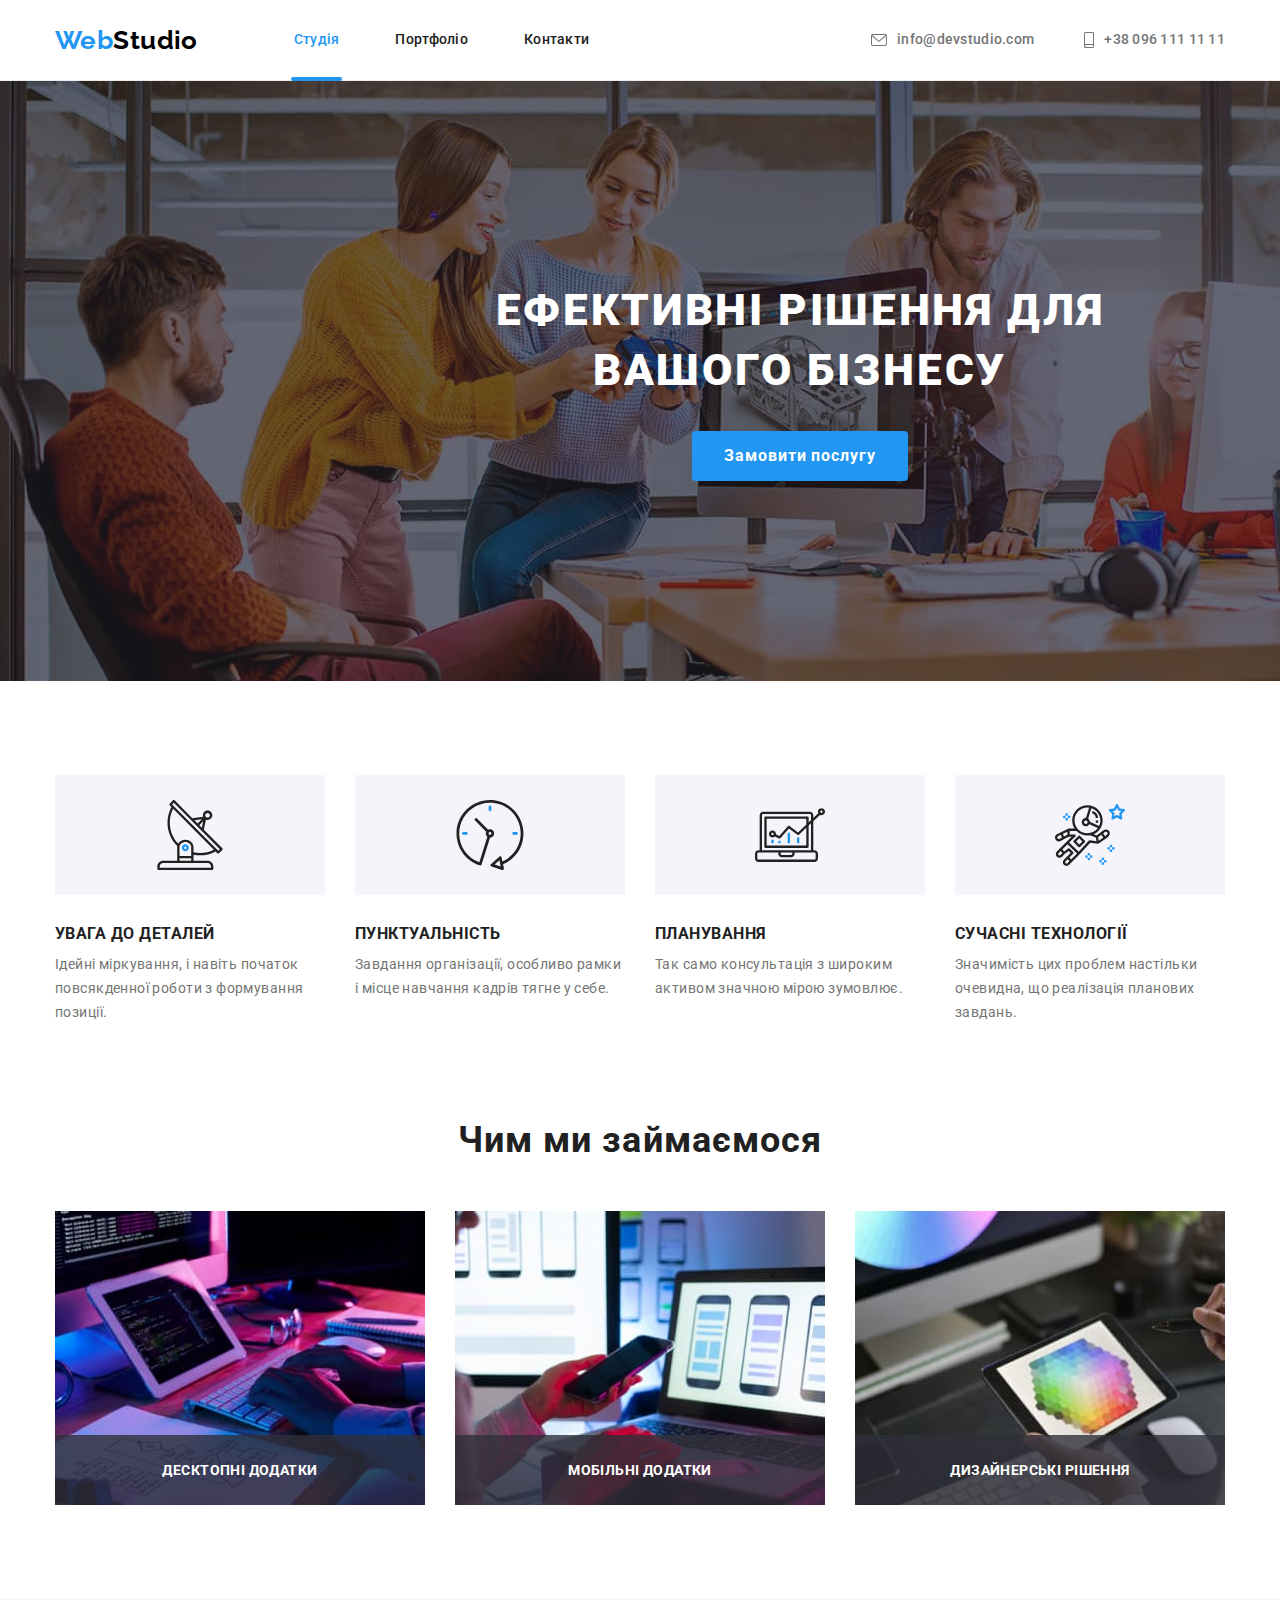
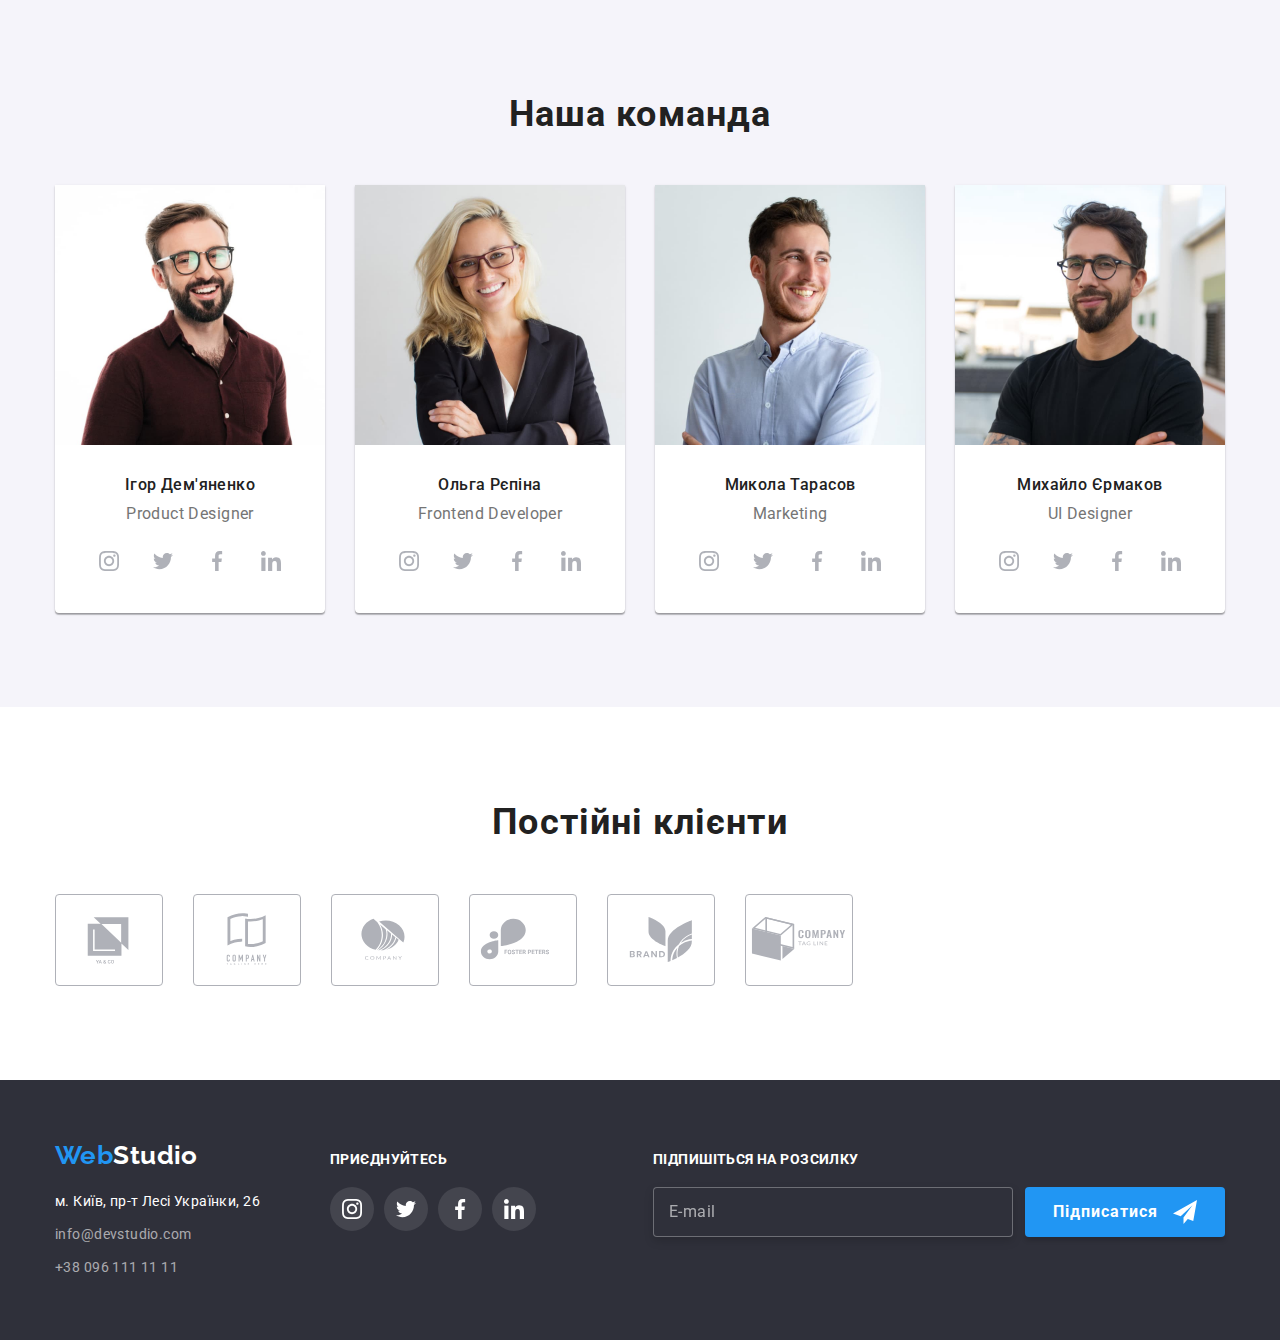
<file: index.html>
<!DOCTYPE html>
<html lang="uk">
  <head>
    <meta charset="UTF-8" />
    <meta http-equiv="X-UA-Compatible" content="IE=edge" />
    <meta name="viewport" content="width=device-width, initial-scale=1.0" />
    <title>Веб студія</title>
    <link rel="preconnect" href="https://fonts.googleapis.com" />
    <link rel="preconnect" href="https://fonts.gstatic.com" crossorigin />
    <link href="https://fonts.googleapis.com/css2?family=Raleway:wght@700&family=Roboto:wght@400;500;700;900&display=swap" rel="stylesheet" />
    <link rel="stylesheet" href="https://cdnjs.cloudflare.com/ajax/libs/modern-normalize/1.1.0/modern-normalize.min.css" />
    <link rel="stylesheet" href="./css/styles.css" />
  </head>
  <body class="page">
    <!--Верхня лінія-->
    <header class="head">
      <div class="line container">
        <nav class="nav-site">
          <a class="link logo" href="./index.html" lang="en">Web<span class="logo-header">Studio</span></a>
          <ul class="list-nav list">
            <li class="item">
              <a class="current link" href="./index.html">Студія</a>
            </li>
            <li class="item">
              <a class="link" href="./portfolio.html">Портфоліо</a>
            </li>
            <li class="item">
              <a class="link" href="#">Контакти</a>
            </li>
          </ul>
        </nav>
        <ul class="contacts-header list">
          <li class="item">
            <a class="link" href="mailto:info@devstudio.com" target="_blank" rel="noopener noreferrer nofollow">
              <svg aria-label="іконка конверту" class="contacts-mail-icon" width="16" height="12">
                <use href="./imeges/symbol-defs.svg#icon-envelope"></use>
              </svg>
              info@devstudio.com
            </a>
          </li>
          <li class="item">
            <a class="link" href="tel:+380961111111" target="_blank" rel="noopener noreferrer nofollow">
              <svg aria-label="іконка телефону" class="contacts-tel-icon" width="10" height="16">
                <use href="./imeges/symbol-defs.svg#icon-smartphone"></use>
              </svg>
              +38 096 111 11 11
            </a>
          </li>
        </ul>
      </div>
    </header>
    <main>
      <!--Шапка-->
      <section class="hat-site">
        <h1 class="title">Ефективні рішення для вашого бізнесу</h1>
        <button type="button" class="button" data-modal-open>Замовити послугу</button>
      </section>
      <!-- Особливості -->
      <section class="section">
        <div class="container">
          <h2 class="title visually-hidden">Особливості</h2>
          <ul class="our-features list">
            <li class="item">
              <div class="features-icon-box">
                <svg aria-label="іконка антени" class="features-icon">
                  <use href="./imeges/symbol-defs.svg#icon-antenna"></use>
                </svg>
              </div>
              <h3 class="our-features-title">Увага до деталей</h3>
              <p class="our-features-text">Ідейні міркування, і навіть початок повсякденної роботи з формування позиції.</p>
            </li>
            <li class="item">
              <div class="features-icon-box">
                <svg aria-label="іконка годинника" class="features-icon">
                  <use href="./imeges/symbol-defs.svg#icon-clock"></use>
                </svg>
              </div>
              <h3 class="our-features-title">Пунктуальність</h3>
              <p class="our-features-text">Завдання організації, особливо рамки і місце навчання кадрів тягне у себе.</p>
            </li>
            <li class="item">
              <div class="features-icon-box">
                <svg aria-label="іконка діаграми" class="features-icon">
                  <use href="./imeges/symbol-defs.svg#icon-diagram"></use>
                </svg>
              </div>
              <h3 class="our-features-title">Планування</h3>
              <p class="our-features-text">Так само консультація з широким активом значною мірою зумовлює.</p>
            </li>
            <li class="item">
              <div class="features-icon-box">
                <svg aria-label="іконка астронавта" class="features-icon">
                  <use href="./imeges/symbol-defs.svg#icon-astronaut"></use>
                </svg>
              </div>
              <h3 class="our-features-title">Сучасні технології</h3>
              <p class="our-features-text">Значимість цих проблем настільки очевидна, що реалізація планових завдань.</p>
            </li>
          </ul>
        </div>
      </section>
      <!--Чим займаємось-->
      <section class="occupation section">
        <div class="container">
          <h2 class="title">Чим ми займаємося</h2>
          <ul class="our-occupation list">
            <li class="item">
              <div class="our-occupation-box">
                <img src="./imeges/box1.jpg" alt="людина працює за комп'ютером" width="370" />
                <p class="text">Десктопні додатки</p>
              </div>
            </li>
            <li class="item">
              <div class="our-occupation-box">
                <img src="./imeges/box2.jpg" alt="людина з телефоном працює за комп'ютером" width="370" />
                <p class="text">Мобільні додатки</p>
              </div>
            </li>
            <li class="item">
              <div class="our-occupation-box">
                <img src="./imeges/box3.jpg" alt="людина працює з планшетом" width="370" />
                <p class="text">Дизайнерські рішення</p>
              </div>
            </li>
          </ul>
        </div>
      </section>
      <!--Наша команда-->
      <section class="our-team section">
        <div class="container">
          <h2 class="title">Наша команда</h2>
          <ul class="our-team-list list">
            <li class="item list-team">
              <img src="./imeges/img1.jpg" alt="Ігор Дем'яненко" width="270" />
              <div class="nave-position">
                <h3 class="name">Ігор Дем'яненко</h3>
                <p class="job-title" lang="en">Product Designer</p>
                <ul class="social-list list">
                  <li class="social-list-item">
                    <a class="social-list-link" href="">
                      <svg aria-label="іконка інстаграму" class="social-list-icon" width="20" height="20">
                        <use href="./imeges/symbol-defs.svg#icon-instagram"></use>
                      </svg>
                    </a>
                  </li>
                  <li class="social-list-item">
                    <a class="social-list-link" href="">
                      <svg aria-label="іконка твітеру" class="social-list-icon" width="20" height="20">
                        <use href="./imeges/symbol-defs.svg#icon-twitter"></use>
                      </svg>
                    </a>
                  </li>
                  <li class="social-list-item">
                    <a class="social-list-link" href="">
                      <svg aria-label="іконка фейсбуку" class="social-list-icon" width="20" height="20">
                        <use href="./imeges/symbol-defs.svg#icon-facebook"></use>
                      </svg>
                    </a>
                  </li>
                  <li class="social-list-item">
                    <a class="social-list-link" href="">
                      <svg aria-label="іконка лінкедіну" class="social-list-icon" width="20" height="20">
                        <use href="./imeges/symbol-defs.svg#icon-linkedin"></use>
                      </svg>
                    </a>
                  </li>
                </ul>
              </div>
            </li>

            <li class="item list-team">
              <img src="./imeges/img2.jpg" alt="Ольга Рєпіна" width="270" />
              <div class="nave-position">
                <h3 class="name">Ольга Рєпіна</h3>
                <p class="job-title" lang="en">Frontend Developer</p>
                <ul class="social-list list">
                  <li class="social-list-item">
                    <a class="social-list-link" href="">
                      <svg aria-label="іконка інстаграму" class="social-list-icon" width="20" height="20">
                        <use href="./imeges/symbol-defs.svg#icon-instagram"></use>
                      </svg>
                    </a>
                  </li>
                  <li class="social-list-item">
                    <a class="social-list-link" href="">
                      <svg aria-label="іконка твітеру" class="social-list-icon" width="20" height="20">
                        <use href="./imeges/symbol-defs.svg#icon-twitter"></use>
                      </svg>
                    </a>
                  </li>
                  <li class="social-list-item">
                    <a class="social-list-link" href="">
                      <svg aria-label="іконка фейсбуку" class="social-list-icon" width="20" height="20">
                        <use href="./imeges/symbol-defs.svg#icon-facebook"></use>
                      </svg>
                    </a>
                  </li>
                  <li class="social-list-item">
                    <a class="social-list-link" href="">
                      <svg aria-label="іконка лінкедіну" class="social-list-icon" width="20" height="20">
                        <use href="./imeges/symbol-defs.svg#icon-linkedin"></use>
                      </svg>
                    </a>
                  </li>
                </ul>
              </div>
            </li>

            <li class="item list-team">
              <img src="./imeges/img3.jpg" alt="Микола Тарасов" width="270" />
              <div class="nave-position">
                <h3 class="name">Микола Тарасов</h3>
                <p class="job-title" lang="en">Marketing</p>
                <ul class="social-list list">
                  <li class="social-list-item">
                    <a class="social-list-link" href="">
                      <svg aria-label="іконка інстаграму" class="social-list-icon" width="20" height="20">
                        <use href="./imeges/symbol-defs.svg#icon-instagram"></use>
                      </svg>
                    </a>
                  </li>
                  <li class="social-list-item">
                    <a class="social-list-link" href="">
                      <svg aria-label="іконка твітеру" class="social-list-icon" width="20" height="20">
                        <use href="./imeges/symbol-defs.svg#icon-twitter"></use>
                      </svg>
                    </a>
                  </li>
                  <li class="social-list-item">
                    <a class="social-list-link" href="">
                      <svg aria-label="іконка фейсбуку" class="social-list-icon" width="20" height="20">
                        <use href="./imeges/symbol-defs.svg#icon-facebook"></use>
                      </svg>
                    </a>
                  </li>
                  <li class="social-list-item">
                    <a class="social-list-link" href="">
                      <svg aria-label="іконка лінкедіну" class="social-list-icon" width="20" height="20">
                        <use href="./imeges/symbol-defs.svg#icon-linkedin"></use>
                      </svg>
                    </a>
                  </li>
                </ul>
              </div>
            </li>

            <li class="item list-team">
              <img src="./imeges/img4.jpg" alt="Михайло Єрмаков" width="270" />
              <div class="nave-position">
                <h3 class="name">Михайло Єрмаков</h3>
                <p class="job-title" lang="en">UI Designer</p>
                <ul class="social-list list">
                  <li class="social-list-item">
                    <a class="social-list-link" href="">
                      <svg aria-label="іконка інстаграму" class="social-list-icon" width="20" height="20">
                        <use href="./imeges/symbol-defs.svg#icon-instagram"></use>
                      </svg>
                    </a>
                  </li>
                  <li class="social-list-item">
                    <a class="social-list-link" href="">
                      <svg aria-label="іконка твітеру" class="social-list-icon" width="20" height="20">
                        <use href="./imeges/symbol-defs.svg#icon-twitter"></use>
                      </svg>
                    </a>
                  </li>
                  <li class="social-list-item">
                    <a class="social-list-link" href="">
                      <svg aria-label="іконка фейсбуку" class="social-list-icon" width="20" height="20">
                        <use href="./imeges/symbol-defs.svg#icon-facebook"></use>
                      </svg>
                    </a>
                  </li>
                  <li class="social-list-item">
                    <a class="social-list-link" href="">
                      <svg aria-label="іконка лінкедіну" class="social-list-icon" width="20" height="20">
                        <use href="./imeges/symbol-defs.svg#icon-linkedin"></use>
                      </svg>
                    </a>
                  </li>
                </ul>
              </div>
            </li>
          </ul>
        </div>
      </section>
      <!-- Постійні клієнти -->
      <section class="customers section">
        <div class="container">
          <h2 class="title">Постійні клієнти</h2>
          <ul class="customers-list list">
            <li class="customers-item">
              <a href="" class="customers-link link">
                <svg aria-label="іконка компанії 1" class="customers-link-icon" width="106" height="60">
                  <use href="./imeges/symbol-defs.svg#icon-company-1"></use>
                </svg>
              </a>
            </li>
            <li class="customers-item">
              <a href="" class="customers-link">
                <svg aria-label="іконка компанії 2" class="customers-link-icon" width="106" height="60">
                  <use href="./imeges/symbol-defs.svg#icon-company-2"></use>
                </svg>
              </a>
            </li>
            <li class="customers-item">
              <a href="" class="customers-link">
                <svg aria-label="іконка компанії 3" class="customers-link-icon" width="106" height="60">
                  <use href="./imeges/symbol-defs.svg#icon-company-3"></use>
                </svg>
              </a>
            </li>
            <li class="customers-item">
              <a href="" class="customers-link">
                <svg aria-label="іконка компанії 4" class="customers-link-icon" width="106" height="60">
                  <use href="./imeges/symbol-defs.svg#icon-company-4"></use>
                </svg>
              </a>
            </li>
            <li class="customers-item">
              <a href="" class="customers-link">
                <svg aria-label="іконка компанії 5" class="customers-link-icon" width="106" height="60">
                  <use href="./imeges/symbol-defs.svg#icon-company-5"></use>
                </svg>
              </a>
            </li>
            <li class="customers-item">
              <a href="" class="customers-link">
                <svg aria-label="іконка компанії 6" class="customers-link-icon" width="106" height="60">
                  <use href="./imeges/symbol-defs.svg#icon-company-6"></use>
                </svg>
              </a>
            </li>
          </ul>
        </div>
      </section>
    </main>
    <!--Підвал-->
    <footer class="footer">
      <div class="footer-container container">
        <div class="address-box">
          <a class="link logo" href="./index.html" lang="en">Web<span class="logo-footer">Studio</span></a>
          <address class="address">
            <ul class="list">
              <li class="address-item">
                <a class="link-address link" href="https://goo.gl/maps/CPtrU1FHBa2aNyZL9" target="_blank" rel="noopener noreferrer nofollow"
                  >м. Київ, пр-т Лесі Українки, 26</a
                >
              </li>
              <li class="contacts-item">
                <a class="link-contacts link" href="mailto:info@devstudio.com">info@devstudio.com</a>
              </li>
              <li class="contacts-item">
                <a class="link-contacts link" href="tel:+380961111111">+38 096 111 11 11</a>
              </li>
            </ul>
          </address>
        </div>

        <div class="social-footer">
          <p class="social-text-footer">приєднуйтесь</p>
          <ul class="social-list-footer list">
            <li class="social-item-footer">
              <a class="social-link-footer" href="">
                <svg aria-label="іконка інстаграму" class="social-icon-footer" width="20" height="20">
                  <use href="./imeges/symbol-defs.svg#icon-instagram"></use>
                </svg>
              </a>
            </li>
            <li class="social-item-footer">
              <a class="social-link-footer" href="">
                <svg aria-label="іконка твітеру" class="social-icon-footer" width="20" height="20">
                  <use href="./imeges/symbol-defs.svg#icon-twitter"></use>
                </svg>
              </a>
            </li>
            <li class="social-item-footer">
              <a class="social-link-footer" href="">
                <svg aria-label="іконка фейсбуку" class="social-icon-footer" width="20" height="20">
                  <use href="./imeges/symbol-defs.svg#icon-facebook"></use>
                </svg>
              </a>
            </li>
            <li class="social-item-footer">
              <a class="social-link-footer" href="">
                <svg aria-label="іконка лінкедіну" class="social-icon-footer" width="20" height="20">
                  <use href="./imeges/symbol-defs.svg#icon-linkedin"></use>
                </svg>
              </a>
            </li>
          </ul>
        </div>
        <!-- .SUBSCRIPTION -->
        <div class="subscription-footer">
          <p class="subscription-text-footer">підпишіться на розсилку</p>
          <form class="form-footer">
            <input class="form-email-footer" type="email" name="email" placeholder="E-mail" required />
            <div class="form-button-box-footer">
              <button type="submit" class="subscrip-btn button">Підписатися</button>
              <svg aria-label="іконка літака" class="button-icon-footer" width="24" height="24">
                <use href="./imeges/symbol-defs.svg#icon-send"><use>
              </svg>
            </div>
          </form>
        </div>
      </div>
    </footer>
    
    <div class="backdrop is-hidden" data-modal>
      <div class="modal">
        <button class="button" type="button" data-modal-close>
          <svg aria-label="іконка закриття" class="close-ikon" width="18" height="18">
            <use href="./imeges/symbol-defs.svg#icon-close"></use>
          </svg>
        </button>
        <p class="modal-form-title">Залиште свої дані, ми вам передзвонимо</p>
        <form class="modal-form">
          <label class="modal-form-lable">
            <span class="modal-form-lable-desc">Ім'я</span>
            <span class="modal-form-span">
              <input class="modal-form-input" type="text" name="user-name" required pattern="[а-яА-ЯіІїЇ]+">
              <svg class="modal-form-input-icon" width="18" height="18">
                <use href="./imeges/symbol-defs.svg#icon-person-modal"></use>
              </svg>
            </span>
          </label>
          <label class="modal-form-lable">
            <span class="modal-form-lable-desc">Телефон</span>
            <span class="modal-form-span">
              <input class="modal-form-input" type="tel" name="user-phone" required pattern="[0-9]{3}-[0-9]{3}-[0-9]{2}-[0-9]{2}">
              <svg class="modal-form-input-icon" width="18" height="18">
                <use href="./imeges/symbol-defs.svg#icon-phone-modal"></use>
              </svg>
            </span>
          </label>
          <label class="modal-form-lable">
            <span class="modal-form-lable-desc">Пошта</span>
            <span class="modal-form-span">
              <input class="modal-form-input" type="email" name="user-email">
              <svg class="modal-form-input-icon" width="18" height="18">
                <use href="./imeges/symbol-defs.svg#icon-email-modal"></use>
              </svg>
            </span>
          </label>
          <label class="modal-form-com-lable">
            <span class="modal-form-lable-desc">Коментар</span>
              <textarea name="user-message" class="modal-form-message" placeholder="Введіть текст"></textarea>
          </label>
          <label  class="modal-form-check-lable">
            <input type="checkbox" class="modal-form-check-input" name="user-consent" required>
            <svg class="modal-form-check-icon" width="16" height="15">
              <use class="modal-form-check-icon-use" href="./imeges/symbol-defs.svg#icon-vector"></use>
            </svg>
            Погоджуюся з розсилкою та приймаю &nbsp;<a class="modal-form-check-link" href="">Умови договору</a> 
          </label>
          <button class="model-form-submit " type="submit">Відправити</button>
        </form>
      </div>
    </div>
    <script src="./js/modal.js"></script>
  </body>
</html>
</file>
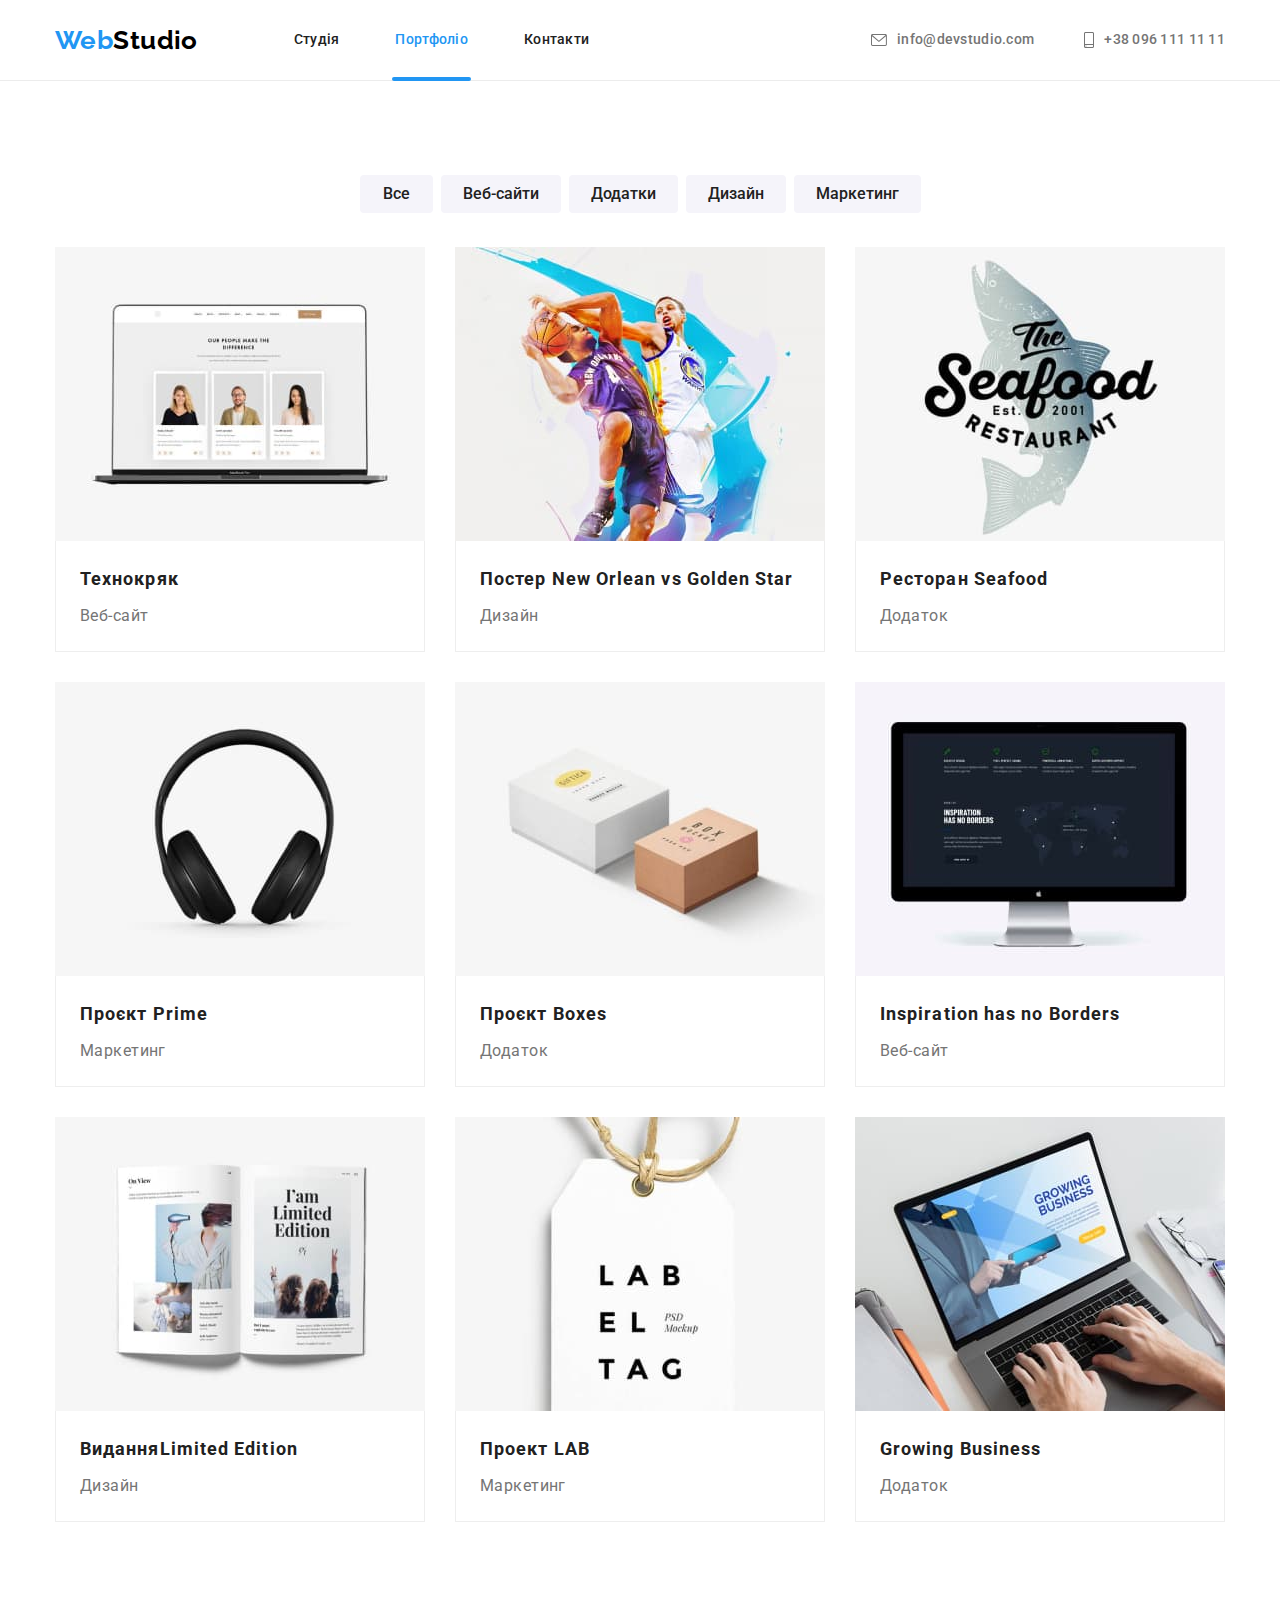
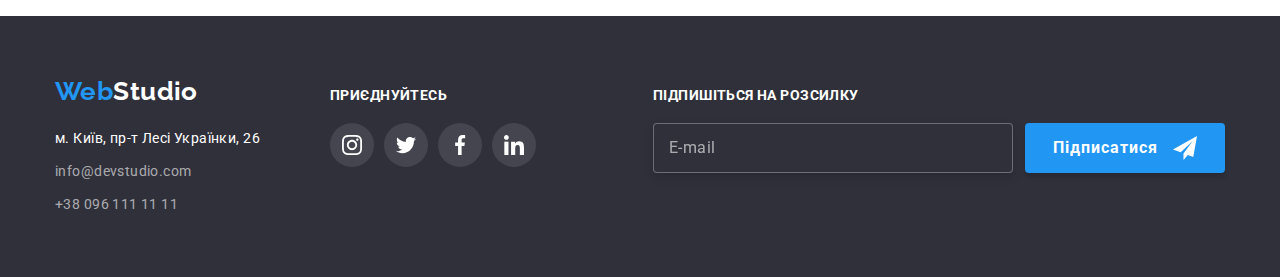
<file: portfolio.html>
<!DOCTYPE html>
<html lang="uk">
  <head>
    <meta charset="UTF-8" />
    <meta http-equiv="X-UA-Compatible" content="IE=edge" />
    <meta name="viewport" content="width=device-width, initial-scale=1.0" />
    <title>Портфоліо</title>
    <link rel="preconnect" href="https://fonts.googleapis.com" />
    <link rel="preconnect" href="https://fonts.gstatic.com" crossorigin />
    <link href="https://fonts.googleapis.com/css2?family=Raleway:wght@700&family=Roboto:wght@400;500;700;900&display=swap" rel="stylesheet" />
    <link rel="stylesheet" href="https://cdnjs.cloudflare.com/ajax/libs/modern-normalize/1.1.0/modern-normalize.min.css" />
    <link rel="stylesheet" href="./css/styles.css" />
  </head>
  <body class="page">
    <!--Верхня лінія-->
    <header class="head">
      <div class="line container">
        <nav class="nav-site">
          <a class="link logo" href="./index.html" lang="en">Web<span class="logo-header">Studio</span></a>
          <ul class="list-nav list">
            <li class="item">
              <a class="link" href="./index.html">Студія</a>
            </li>
            <li class="item">
              <a class="link current" href="./portfolio.html">Портфоліо</a>
            </li>
            <li class="item">
              <a class="link" href="#">Контакти</a>
            </li>
          </ul>
        </nav>
        <ul class="contacts-header list">
          <li class="item">
            <a class="link" href="mailto:info@devstudio.com" target="_blank" rel="noopener noreferrer nofollow">
              <svg aria-label="іконка конверту" class="contacts-mail-icon" width="16" height="12">
                <use href="./imeges/symbol-defs.svg#icon-envelope"></use>
              </svg>
              info@devstudio.com
            </a>
          </li>
          <li class="item">
            <a class="link" href="tel:+380961111111" target="_blank" rel="noopener noreferrer nofollow">
              <svg aria-label="іконка телефону" class="contacts-tel-icon" width="10" height="16">
                <use href="./imeges/symbol-defs.svg#icon-smartphone"></use>
              </svg>
              +38 096 111 11 11
            </a>
          </li>
        </ul>
      </div>
    </header>
    <!--Портфоліо-->
    <main>
      <section class="portfolio section">
        <div class="container">
          <h1 class="title visually-hidden">Портфоліо</h1>
          <ul class="menu list">
            <li class="item"><button class="button" type="button">Все</button></li>
            <li class="item"><button class="button" type="button">Веб-сайти</button></li>
            <li class="item"><button class="button" type="button">Додатки</button></li>
            <li class="item"><button class="button" type="button">Дизайн</button></li>
            <li class="item"><button class="button" type="button">Маркетинг</button></li>
          </ul>
          <ul class="work list">
            <a href="" class="work-link link">
              <li class="item">
                <div class="work-link-box">
                  <img src="./imeges/portfolio/img1.jpg" alt="Відкритий ноутбук" width="370" />
                  <p class="overlay">
                    Ресурс пропонує комплексні пропозиції з різним рівнем функціоналу та сервісів. Все це дозволить відвідувачу отримати вичерпні
                    відомості про компанію чи приватну особу.
                  </p>
                </div>
                <div class="description">
                  <h2 class="work-title">Технокряк</h2>
                  <p class="work-text">Веб-сайт</p>
                </div>
              </li>
            </a>

            <a href="" class="work-link link">
              <li class="item">
                <div class="work-link-box">
                  <img src="./imeges/portfolio/img2.jpg" alt="Боротьба баскетболістів" width="370" />
                  <p class="overlay">
                    Ресурс пропонує комплексні пропозиції з різним рівнем функціоналу та сервісів. Все це дозволить відвідувачу отримати вичерпні
                    відомості про компанію чи приватну особу.
                  </p>
                </div>
                <div class="description">
                  <h2 class="work-title">Постер <span lang="en">New Orlean vs Golden Star</span></h2>
                  <p class="work-text">Дизайн</p>
                </div>
              </li>
            </a>

            <a href="" class="work-link link">
              <li class="item">
                <div class="work-link-box">
                  <img src="./imeges/portfolio/img3.jpg" alt="Логотип ресторану" width="370" />
                  <p class="overlay">
                    Ресурс пропонує комплексні пропозиції з різним рівнем функціоналу та сервісів. Все це дозволить відвідувачу отримати вичерпні
                    відомості про компанію чи приватну особу.
                  </p>
                </div>
                <div class="description">
                  <h2 class="work-title">Ресторан <span lang="en">Seafood</span></h2>
                  <p class="work-text">Додаток</p>
                </div>
              </li>
            </a>

            <a href="" class="work-link link">
              <li class="item">
                <div class="work-link-box">
                  <img src="./imeges/portfolio/img4.jpg" alt="Навушники" width="370" />
                  <p class="overlay">
                    Ресурс пропонує комплексні пропозиції з різним рівнем функціоналу та сервісів. Все це дозволить відвідувачу отримати вичерпні
                    відомості про компанію чи приватну особу.
                  </p>
                </div>
                <div class="description">
                  <h2 class="work-title">Проєкт <span lang="en">Prime</span></h2>
                  <p class="work-text">Маркетинг</p>
                </div>
              </li>
            </a>

            <a href="" class="work-link link">
              <li class="item">
                <div class="work-link-box">
                  <img src="./imeges/portfolio/img5.jpg" alt="Дві коробки" width="370" />
                  <p class="overlay">
                    Ресурс пропонує комплексні пропозиції з різним рівнем функціоналу та сервісів. Все це дозволить відвідувачу отримати вичерпні
                    відомості про компанію чи приватну особу.
                  </p>
                </div>
                <div class="description">
                  <h2 class="work-title">Проєкт <span lang="en">Boxes</span></h2>
                  <p class="work-text">Додаток</p>
                </div>
              </li>
            </a>

            <a href="" class="work-link link">
              <li class="item">
                <div class="work-link-box">
                  <img src="./imeges/portfolio/img6.jpg" alt="Монітор" width="370" />
                  <p class="overlay">
                    Ресурс пропонує комплексні пропозиції з різним рівнем функціоналу та сервісів. Все це дозволить відвідувачу отримати вичерпні
                    відомості про компанію чи приватну особу.
                  </p>
                </div>
                <div class="description">
                  <h2 class="work-title" lang="en">Inspiration has no Borders</h2>
                  <p class="work-text">Веб-сайт</p>
                </div>
              </li>
            </a>

            <a href="" class="work-link link">
              <li class="item">
                <div class="work-link-box">
                  <img src="./imeges/portfolio/img7.jpg" alt="Відкрити журнал" width="370" />
                  <p class="overlay">
                    Ресурс пропонує комплексні пропозиції з різним рівнем функціоналу та сервісів. Все це дозволить відвідувачу отримати вичерпні
                    відомості про компанію чи приватну особу.
                  </p>
                </div>
                <div class="description">
                  <h2 class="work-title">Видання<span lang="en">Limited Edition</span></h2>
                  <p class="work-text">Дизайн</p>
                </div>
              </li>
            </a>

            <a href="" class="work-link link">
              <li class="item">
                <div class="work-link-box">
                  <img src="./imeges/portfolio/img8.jpg" alt="Табличка з написом" width="370" />
                  <p class="overlay">
                    Ресурс пропонує комплексні пропозиції з різним рівнем функціоналу та сервісів. Все це дозволить відвідувачу отримати вичерпні
                    відомості про компанію чи приватну особу.
                  </p>
                </div>
                <div class="description">
                  <h2 class="work-title">Проект <span lang="en">LAB</span></h2>
                  <p class="work-text">Маркетинг</p>
                </div>
              </li>
            </a>

            <a href="" class="work-link link">
              <li class="item">
                <div class="work-link-box">
                  <img src="./imeges/portfolio/img9.jpg" alt="Людина працює на ноутбуці" width="370" />
                  <p class="overlay">
                    Ресурс пропонує комплексні пропозиції з різним рівнем функціоналу та сервісів. Все це дозволить відвідувачу отримати вичерпні
                    відомості про компанію чи приватну особу.
                  </p>
                </div>
                <div class="description">
                  <h2 class="work-title" lang="en">Growing Business</h2>
                  <p class="work-text">Додаток</p>
                </div>
              </li>
            </a>
          </ul>
        </div>
      </section>
    </main>
    <!--Підвал-->
    <footer class="footer">
      <div class="footer-container container">
        <div class="address-box">
          <a class="link logo" href="./index.html" lang="en">Web<span class="logo-footer">Studio</span></a>
          <address class="address">
            <ul class="list">
              <li class="address-item">
                <a class="link-address link" href="https://goo.gl/maps/CPtrU1FHBa2aNyZL9" target="_blank" rel="noopener noreferrer nofollow"
                  >м. Київ, пр-т Лесі Українки, 26
                </a>
              </li>
              <li class="contacts-item">
                <a class="link-contacts link" href="mailto:info@devstudio.com">info@devstudio.com</a>
              </li>
              <li class="contacts-item">
                <a class="link-contacts link" href="tel:+380961111111">+38 096 111 11 11</a>
              </li>
            </ul>
          </address>
        </div>

        <div class="social-footer">
          <p class="social-text-footer">приєднуйтесь</p>
          <ul class="social-list-footer list">
            <li class="social-item-footer">
              <a class="social-link-footer" href="">
                <svg aria-label="іконка інстаграму" class="social-icon-footer" width="20" height="20">
                  <use href="./imeges/symbol-defs.svg#icon-instagram"></use>
                </svg>
              </a>
            </li>
            <li class="social-item-footer">
              <a class="social-link-footer" href="">
                <svg aria-label="іконка твітеру" class="social-icon-footer" width="20" height="20">
                  <use href="./imeges/symbol-defs.svg#icon-twitter"></use>
                </svg>
              </a>
            </li>
            <li class="social-item-footer">
              <a class="social-link-footer" href="">
                <svg aria-label="іконка фейсбуку" class="social-icon-footer" width="20" height="20">
                  <use href="./imeges/symbol-defs.svg#icon-facebook"></use>
                </svg>
              </a>
            </li>
            <li class="social-item-footer">
              <a class="social-link-footer" href="">
                <svg aria-label="іконка лінкедіну" class="social-icon-footer" width="20" height="20">
                  <use href="./imeges/symbol-defs.svg#icon-linkedin"></use>
                </svg>
              </a>
            </li>
          </ul>
        </div>
        <!-- .SUBSCRIPTION -->
        <div class="subscription-footer">
          <p class="subscription-text-footer">підпишіться на розсилку</p>
          <form class="form-footer">
            <input class="form-email-footer" type="email" name="email" placeholder="E-mail" required />
            <div class="form-button-box-footer">
              <button type="submit" class="subscrip-btn button">Підписатися</button>
              <svg aria-label="іконка літака" class="button-icon-footer " width="24" height="24">
                <use href="./imeges/symbol-defs.svg#icon-send"><use>
              </svg>
            </div>
          </form>
        </div>
      </div>
    </footer>
  </body>
</html>
</file>
<file: css/styles.css>
:root {
  --basic-text-color: #757575;
  --secondary-text-color: #212121;
  --white-text-color: #ffffff;
  --black-text-color: #000000;
  --accent-color: #2196f3;
  --basic-bg-color: #ffffff;
  --secondary-bg-color: #f5f4fa;
  --accent-bg-color: #2196f3;
  --header-footer-bg-color: #2f303a;
  --active-accent-bg-color: #188ce8;
  --footer-contacts-color: rgba(255, 255, 255, 0.6);
  --border-line-color: #ececec;
  --border-box-color: #eeeeee;
  --social-icon-color: #afb1b8;
  --link-icon-footer-color: rgba(255, 255, 255, 0.1);
  --border-form-color: rgba(33, 33, 33, 0.2);
  --transition-dur-fun: 250ms cubic-bezier(0.4, 0, 0.2, 1);
}
/* body */

body {
  background-color: var(--basic-bg-color);
  color: var(--basic-text-color);
  font-size: 14px;
  font-family: Roboto, sans-serif;
  letter-spacing: 0.03em;
}
.section {
  padding-top: 94px;
  padding-bottom: 94px;
  background-color: var(--basic-bg-color);
}
img {
  display: block;
  max-width: 100%;
  height: auto;
}
h1,
h2,
h3,
p {
  margin-top: 0;
  margin-bottom: 0;
}
ul {
  margin-top: 0;
  margin-bottom: 0;
  padding-left: 0;
}
.visually-hidden {
  position: absolute;
  white-space: nowrap;
  width: 1px;
  height: 1px;
  overflow: hidden;
  border: 0;
  padding: 0;
  clip: rect(0 0 0 0);
  clip-path: inset(50%);
  margin: -1px;
}
.list {
  list-style: none;
}
.button {
  cursor: pointer;
}
.link {
  text-decoration: none;
}

.container {
  width: 1200px;
  margin-left: auto;
  margin-right: auto;
  padding-left: 15px;
  padding-right: 15px;
}

/* header */
.head {
  border-bottom: 1px solid var(--border-line-color);
}
.line {
  display: flex;
  align-items: center;
}
.nav-site {
  display: flex;
  align-items: center;
  justify-content: flex-start;
}
.logo {
  color: var(--accent-color);
  font-family: Raleway, sans-serif;
  font-weight: 700;
  font-size: 26px;
  line-height: 1.19;
}
.logo-header {
  color: var(--black-text-color);
}
.list-nav {
  display: flex;
  margin-left: 93px;
}

.list-nav .item + .item {
  margin-left: 50px;
}
.contacts-header {
  display: flex;
  margin-left: auto;
}
.contacts-header .item + .item {
  margin-left: 50px;
}

/* link */

.list-nav .link {
  position: relative;
  display: block;
  padding: 32px 3px;
  color: var(--secondary-text-color);
  font-weight: 500;
  line-height: 1.14;
  letter-spacing: 0.02em;

  transition: color var(--transition-dur-fun);
}
.list-nav .link::after {
  position: absolute;
  left: 0;
  bottom: -1px;
  content: "";
  display: block;
  width: 100%;
  height: 4px;
  background-color: var(--accent-bg-color);
  border-radius: 2px;
  opacity: 0;
  transition: opacity var(--transition-dur-fun);
}
.list-nav .current {
  color: var(--accent-color);
}
.list-nav .current::after {
  position: absolute;
  left: 0;
  bottom: -1px;
  content: "";
  display: block;
  width: 100%;
  height: 4px;
  background-color: var(--accent-color);
  border-radius: 2px;
  opacity: 1;
}
.list-nav .link:hover:after,
.list-nav .link:focus:after {
  opacity: 1;
}

.list-nav .link:hover,
.list-nav .link:focus {
  color: var(--accent-color);
}

.contacts-header .link {
  display: flex;
  color: var(--basic-text-color);
  font-weight: 500;
  line-height: 1.14;
  letter-spacing: 0.02em;
  column-gap: 10px;
  align-items: center;
  transition: color var(--transition-dur-fun);
}
.contacts-mail-icon,
.contacts-tel-icon {
  fill: currentColor;
}

.contacts-header .link:hover,
.contacts-header .link:focus {
  color: var(--accent-color);
}

/* ========= main ========= */

/* ========= hat ========= */

.hat-site {
  width: 1600px;
  margin-left: auto;
  margin-right: auto;
  padding: 200px 0;

  background-image: linear-gradient(rgba(47, 48, 58, 0.4), rgba(47, 48, 58, 0.4)), url(../imeges/Img\ .jpg);
  background-color: var(--header-footer-bg-color);

  background-position: center;
  background-size: cover;
  text-align: center;
  align-content: center;
}
.hat-site .title {
  width: 696px;
  margin-left: auto;
  margin-right: auto;
  margin-bottom: 30px;
  color: var(--white-text-color);
  font-weight: 900;
  font-size: 44px;
  line-height: 1.36;
  letter-spacing: 0.06em;
  text-transform: uppercase;
}
.hat-site .button {
  padding: 10px 32px;

  border: 0;
  border-radius: 4px;

  background-color: var(--accent-bg-color);
  color: var(--white-text-color);
  font-weight: 700;
  font-size: 16px;
  line-height: 1.88;
  align-items: center;
  text-align: center;

  letter-spacing: 0.06em;

  transition: background-color var(--transition-dur-fun);
}
.hat-site .button:hover,
.hat-site .button:focus {
  background-color: var(--active-accent-bg-color);
}

/* features */

.section .title {
  margin-bottom: 50px;
  color: var(--secondary-text-color);
  font-weight: 700;
  font-size: 36px;
  line-height: 1.17;
  text-align: center;
  letter-spacing: 0.03em;
}
.our-features {
  display: flex;
  margin-right: -30px;
}
.our-features .item {
  flex-basis: calc((100% - 90px) / 4);
  margin-right: 30px;
}
.features-icon-box {
  margin-bottom: 30px;
  display: flex;
  height: 120px;
  background-color: var(--secondary-bg-color);
  align-items: center;
  justify-content: center;
}
.features-icon {
  fill: currentColor;
  width: 70px;
  height: 70px;
}
.our-features-title {
  margin-bottom: 10px;
  color: var(--secondary-text-color);
  font-weight: 700;
  line-height: 1.14;
  letter-spacing: 0.03em;
  text-transform: uppercase;
}
.our-features-text {
  line-height: 1.71;
}

/* ========== our occupation =========== */

.occupation {
  padding-top: 0;
}
.our-occupation {
  display: flex;
  margin-right: -30px;
}
.our-occupation .item {
  margin-right: 30px;
}
.our-occupation-box {
  position: relative;
}
.our-occupation-box .text {
  position: absolute;

  bottom: 0;
  width: 100%;
  height: 70px;
  padding-top: 27px;
  padding-bottom: 27px;

  font-weight: 700;

  text-align: center;
  text-transform: uppercase;
  background: rgba(47, 48, 58, 0.8);

  color: var(--white-text-color);
}

/* ========== our team =========== */

.our-team {
  background-color: var(--secondary-bg-color);
}
.our-team-list {
  display: flex;
  margin-right: -30px;
}
.our-team-list .item {
  text-align: center;
  margin-right: 30px;
}

.nave-position {
  padding: 30px;
}
.name {
  margin-bottom: 10px;
  color: var(--secondary-text-color);
  font-weight: 500;
  font-size: 16px;
  line-height: 1.19;
}
.list-team {
  background-color: var(--basic-bg-color);
  box-shadow: 0px 1px 3px rgba(0, 0, 0, 0.12), 0px 1px 1px rgba(0, 0, 0, 0.14), 0px 2px 1px rgba(0, 0, 0, 0.2);
  border-radius: 0px 0px 4px 4px;
}
.job-title {
  margin-bottom: 16px;
  font-size: 16px;
  line-height: 1.19;
}
.social-list {
  display: flex;
  justify-content: center;
  column-gap: 10px;
}

.social-list-link {
  display: flex;
  align-items: center;
  justify-content: center;
  width: 44px;
  height: 44px;
  border-radius: 50%;
  background-color: var(--basic-bg-color);
  fill: var(--social-icon-color);
  transition: background-color var(--transition-dur-fun), fill var(--transition-dur-fun);
}
.social-list-link:hover,
.social-list-link:focus {
  background-color: var(--accent-color);
  fill: var(--basic-bg-color);
}

/* ========== customers =========== */

.customers-list {
  display: flex;
  gap: 30px;
}
.customers-item {
  flex-basis: calc((100% -150px) / 6);
  height: 92px;
}
.customers-link {
  height: 100%;
  width: 100%;
  display: flex;
  align-items: center;
  justify-content: center;
  border: 1px solid var(--social-icon-color);
  fill: var(--social-icon-color);
  border-radius: 4px;
  transition: fill var(--transition-dur-fun), border var(--transition-dur-fun);
}

.customers-link:hover,
.customers-link:focus {
  fill: var(--accent-color);
  border: 1px solid var(--accent-bg-color);
}

/*============= portfolio ===========*/

.menu {
  margin-bottom: 34px;
  display: flex;
  justify-content: center;
  column-gap: 8px;
}
.menu .item {
  display: flex;
}
.menu .button {
  min-width: 73px;
  border: 0;
  border-radius: 4px;
  padding: 6px 22px;
  color: var(--secondary-text-color);
  background-color: var(--secondary-bg-color);
  font-weight: 500;
  font-size: 16px;
  line-height: 1.62;
  text-align: center;
  cursor: pointer;
  transition: color var(--transition-dur-fun), background-color var(--transition-dur-fun), box-shadow var(--transition-dur-fun);
}
.menu .button:hover,
.menu .button:focus {
  color: var(--white-text-color);
  background-color: var(--accent-bg-color);
  box-shadow: 0px 3px 1px rgba(0, 0, 0, 0.1), 0px 1px 2px rgba(0, 0, 0, 0.08), 0px 2px 2px rgba(0, 0, 0, 0.12);
}
.work {
  display: flex;
  flex-wrap: wrap;
  gap: 30px;
}
.work .item {
  width: 370px;
}
.work-link {
  transition: box-shadow var(--transition-dur-fun);
}

.work-link-box {
  position: relative;
  overflow: hidden;
}

.overlay {
  position: absolute;
  top: 0;
  left: 0;
  width: 100%;
  height: 100%;
  padding: 63px 24px;

  font-weight: 400;
  font-size: 18px;
  line-height: 1.55;

  color: var(--white-text-color);

  background: rgba(33, 150, 243, 0.9);
  overflow: auto;
  transform: translateY(100%);
  transition: transform var(--transition-dur-fun);
}

.work-link:hover,
.work-link:focus {
  box-shadow: 0px 1px 1px rgba(0, 0, 0, 0.12), 0px 4px 4px rgba(0, 0, 0, 0.06), 1px 4px 6px rgba(0, 0, 0, 0.16);
}
.work-link:hover .overlay,
.work-link:focus .overlay {
  transform: translateY(0);
}

.description {
  padding: 20px 24px;
  border-right: 1px solid var(--border-box-color);
  border-bottom: 1px solid var(--border-box-color);
  border-left: 1px solid var(--border-box-color);
}
.work-title {
  margin-bottom: 4px;
  color: var(--secondary-text-color);
  font-weight: 700;
  font-size: 18px;
  line-height: 2;
  letter-spacing: 0.06em;
}
.work-text {
  color: var(--basic-text-color);
  font-size: 16px;
  line-height: 1.88;
}

/* =============footer============= */

.footer {
  background-color: var(--header-footer-bg-color);
  padding-top: 60px;
  padding-bottom: 60px;
}
.footer-container {
  display: flex;
  align-items: baseline;
}
.address-box {
  margin-right: 70px;
}

.logo-footer {
  color: var(--white-text-color);
}
.address {
  margin-top: 20px;
  font-style: normal;
}

.link-address {
  color: var(--white-text-color);
  line-height: 1.71;
  transition: color var(--transition-dur-fun);
}

.link-address:hover,
.link-address:focus {
  color: var(--accent-color);
}
.contacts-item {
  margin-top: 9px;
}
.link-contacts {
  color: var(--footer-contacts-color);
  line-height: 1.71;
  transition: color var(--transition-dur-fun);
}
.link-contacts:hover,
.link-contacts:focus {
  color: var(--accent-color);
}

.social-text-footer {
  margin-bottom: 20px;
  font-weight: 700;
  text-transform: uppercase;
  color: var(--white-text-color);
}
.social-list-footer {
  display: flex;
  justify-content: center;
  column-gap: 10px;
}

.social-link-footer {
  display: flex;
  align-items: center;
  justify-content: center;
  width: 44px;
  height: 44px;
  border-radius: 50%;
  background: var(--link-icon-footer-color);
  fill: var(--white-text-color);
  transition: background-color var(--transition-dur-fun);
}

.social-link-footer:hover,
.social-link-footer:focus {
  background-color: var(--accent-color);
}

.subscription-footer {
  margin-left: auto;
}

.subscription-text-footer {
  margin-bottom: 20px;
  font-weight: 700;
  text-transform: uppercase;
  color: var(--white-text-color);
}
.form-footer {
  display: flex;
}

.form-email-footer {
  margin-right: 12px;
  width: 360px;
  height: 50px;
  padding: 15px;
  background-color: var(--header-footer-bg-color);
  border: 1px solid rgba(255, 255, 255, 0.3);
  filter: drop-shadow(0px 4px 4px rgba(0, 0, 0, 0.15));
  border-radius: 4px;
}
.form-email-footer::placeholder {
  font-size: 16px;
  line-height: 1.25;
  letter-spacing: 0.03em;

  color: rgba(255, 255, 255, 0.6);
}
.subscrip-btn {
  display: flex;
  align-items: center;
  width: 200px;
  height: 50px;
  padding: 10px 28px;
  font-weight: 700;
  font-size: 16px;
  line-height: 1.88;

  letter-spacing: 0.06em;
  color: var(--white-text-color);
  background-color: var(--accent-bg-color);
  box-shadow: 0px 4px 4px rgba(0, 0, 0, 0.15);
  border: var(--accent-color);
  border-radius: 4px;
}
.form-button-box-footer {
  position: relative;
}
.button-icon-footer {
  position: absolute;
  top: 50%;
  transform: translateY(-50%);
  right: 28px;

  fill: var(--basic-bg-color);
}

/* ======= backdrop ======= */

.backdrop {
  position: fixed;
  width: 100%;
  height: 100%;
  left: 0px;
  top: 0px;
  z-index: 99;

  background: rgba(0, 0, 0, 0.2);
  visibility: visible;
  opacity: 1;
  pointer-events: auto;
  transition: visibility var(--transition-dur-fun), opacity var(--transition-dur-fun);
}
.backdrop.is-hidden {
  visibility: hidden;
  opacity: 0;
  pointer-events: none;
}
.modal {
  position: absolute;
  left: 50%;
  top: 50%;
  transform: translate(-50%, -50%);
  width: 528px;
  height: 581px;

  padding: 40px;

  background-color: var(--basic-bg-color);
  box-shadow: 0px 1px 3px rgba(0, 0, 0, 0.12), 0px 1px 1px rgba(0, 0, 0, 0.14), 0px 2px 1px rgba(0, 0, 0, 0.2);
  border-radius: 4px;
}
.modal .button {
  position: absolute;
  right: 8px;
  top: 8px;
  display: flex;
  justify-content: center;
  align-items: center;
  width: 30px;
  height: 30px;
  padding: 0;

  background-color: var(--basic-bg-color);
  border: 1px solid rgba(0, 0, 0, 0.1);
  border-radius: 50%;

  transition: fill var(--transition-dur-fun);
}
.modal .button:focus,
.modal .button:hover {
  fill: var(--accent-color);
}

/* =======modal form======= */

.modal-form-title {
  margin-bottom: 12px;
  font-weight: 700;
  font-size: 20px;
  line-height: 1.15;
  text-align: center;
  letter-spacing: 0.03em;

  color: #212121;
}
.modal-form {
  display: flex;
  flex-direction: column;
}
.modal-form-lable {
  margin-bottom: 10px;
}
.modal-form-lable-desc {
  display: inline-block;
  margin-bottom: 4px;
  font-size: 12px;
  line-height: 1.16;
  letter-spacing: 0.01em;

  color: var(--basic-text-color);
}

.modal-form-span {
  position: relative;
  display: block;
}

.modal-form-input {
  width: 100%;
  height: 40px;
  padding-left: 42px;
  border: 1px solid var(--border-form-color);
  border-radius: 4px;
  cursor: pointer;
  transition: border-color var(--transition-dur-fun);
}
.modal-form-input:focus {
  outline: none;
  border-color: var(--accent-color);
}
.modal-form-input-icon {
  position: absolute;
  left: 12px;
  top: 50%;
  transform: translateY(-50%);

  fill: var(--secondary-text-color);
  transition: fill var(--transition-dur-fun);
}
.modal-form-input:focus + .modal-form-input-icon {
  fill: var(--accent-color);
}
.modal-form-com-lable {
  margin-bottom: 20px;
}
.modal-form-message {
  width: 100%;
  height: 120px;
  border: 1px solid var(--border-form-color);
  border-radius: 4px;
  padding: 12px 16px;
  resize: none;
  transition: border-color var(--transition-dur-fun);
}
.modal-form-message:focus {
  outline: none;
  border-color: var(--accent-color);
}
.modal-form-message::placeholder {
  font-size: 12px;
  line-height: 1.17;
  letter-spacing: 0.01em;

  color: rgba(117, 117, 117, 0.5);
}
.modal-form-check-lable {
  display: flex;
  align-items: center;
  margin-bottom: 30px;
}
.modal-form-check-input {
  position: absolute;
  appearance: none;
}
.modal-form-check-input:checked + .modal-form-check-icon {
  background-color: var(--accent-bg-color);
  border-color: var(--basic-bg-color);
}
.modal-form-check-input:checked + .modal-form-check-icon .modal-form-check-icon-use {
  display: block;
}

.modal-form-check-icon {
  fill: var(--basic-bg-color);
  border: 0.2px solid var(--secondary-text-color);
  border-radius: 2px;
  cursor: pointer;
  transition: border-color var(--transition-dur-fun);
  margin-right: 7px;
}
.modal-form-check-input:focus + .modal-form-check-icon {
  border-color: var(--accent-color);
}
.modal-form-check-icon-use {
  display: none;
}
.modal-form-check-link {
  color: var(--accent-bg-color);
}
.model-form-submit {
  align-self: center;
  padding: 10px 32px;

  background-color: var(--accent-bg-color);
  color: var(--white-text-color);
  font-weight: 700;
  font-size: 16px;
  line-height: 1.88;
  align-items: center;
  text-align: center;
  letter-spacing: 0.06em;

  border: 0;
  border-radius: 4px;
  box-shadow: 0px 4px 4px rgba(0, 0, 0, 0.15);

  transition: background-color var(--transition-dur-fun);
}
.model-form-submit:hover,
.model-form-submit:focus {
  background-color: var(--active-accent-bg-color);
}
</file>
